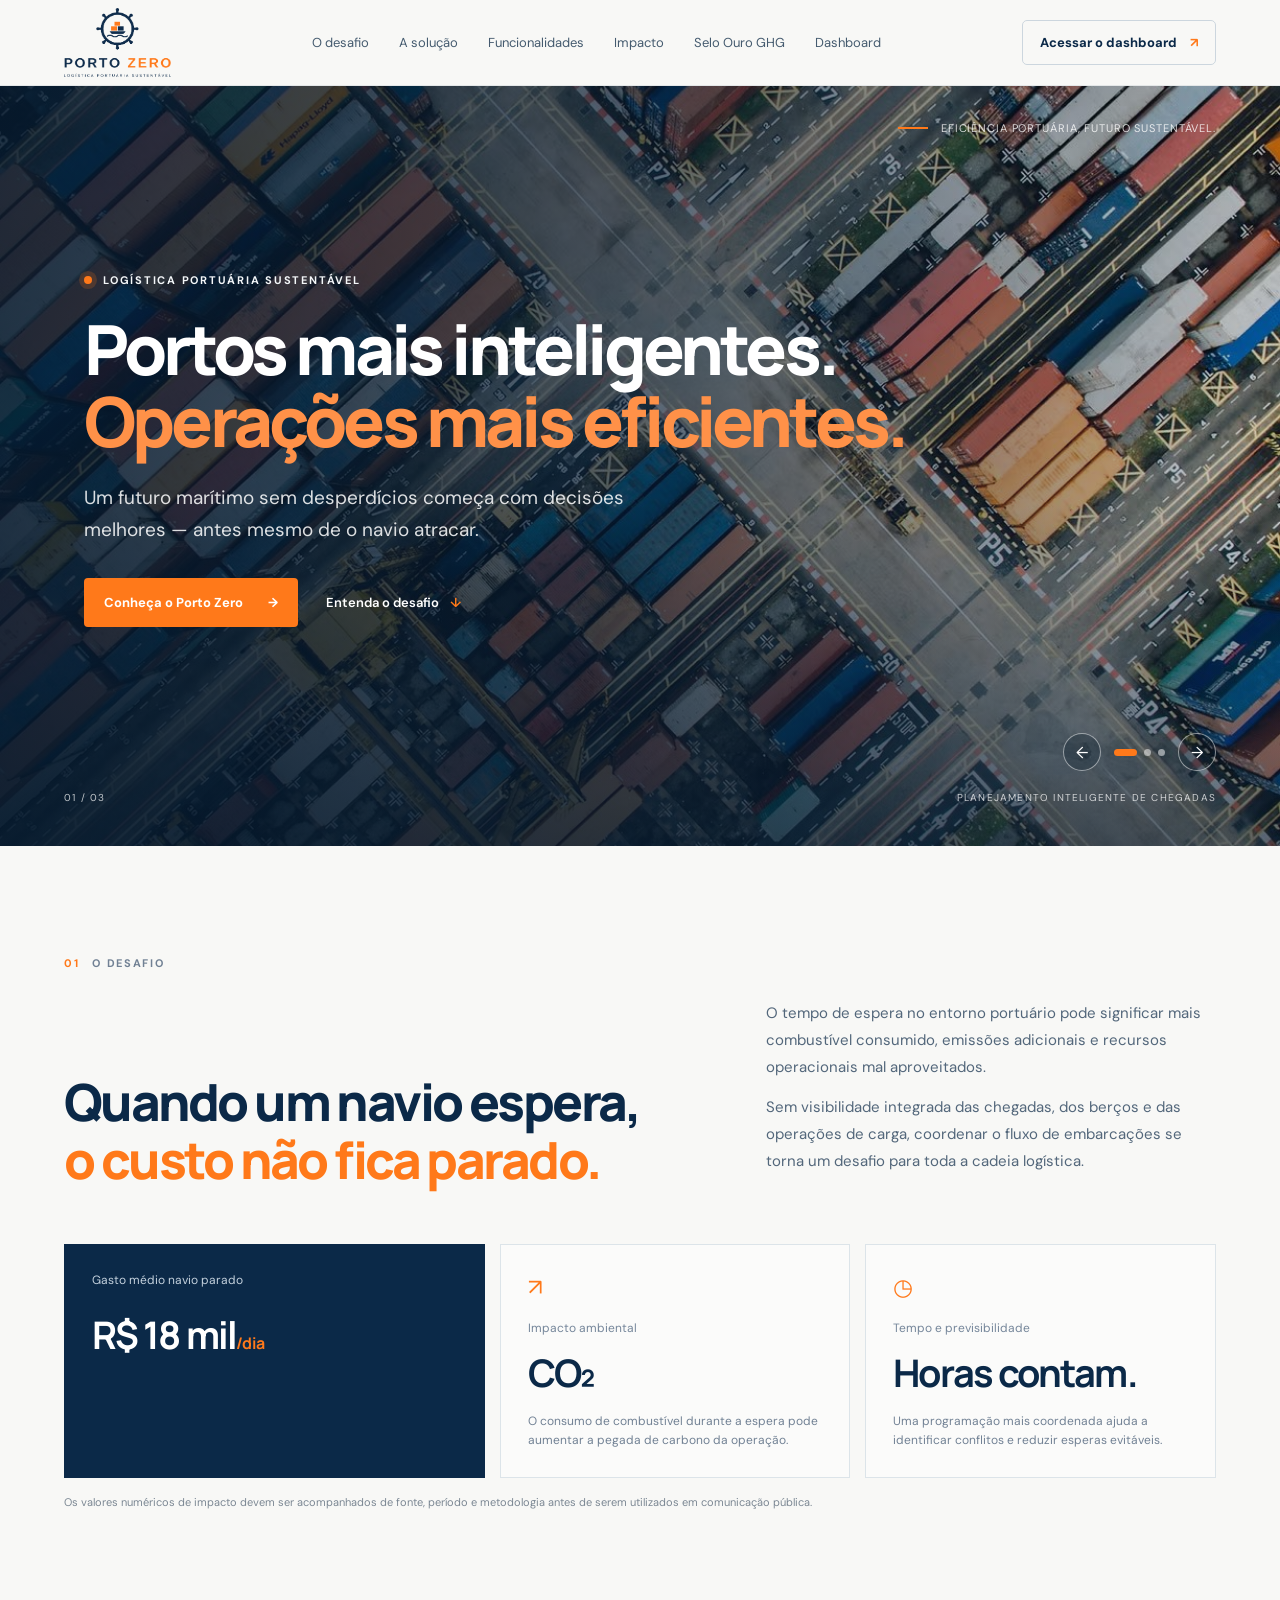
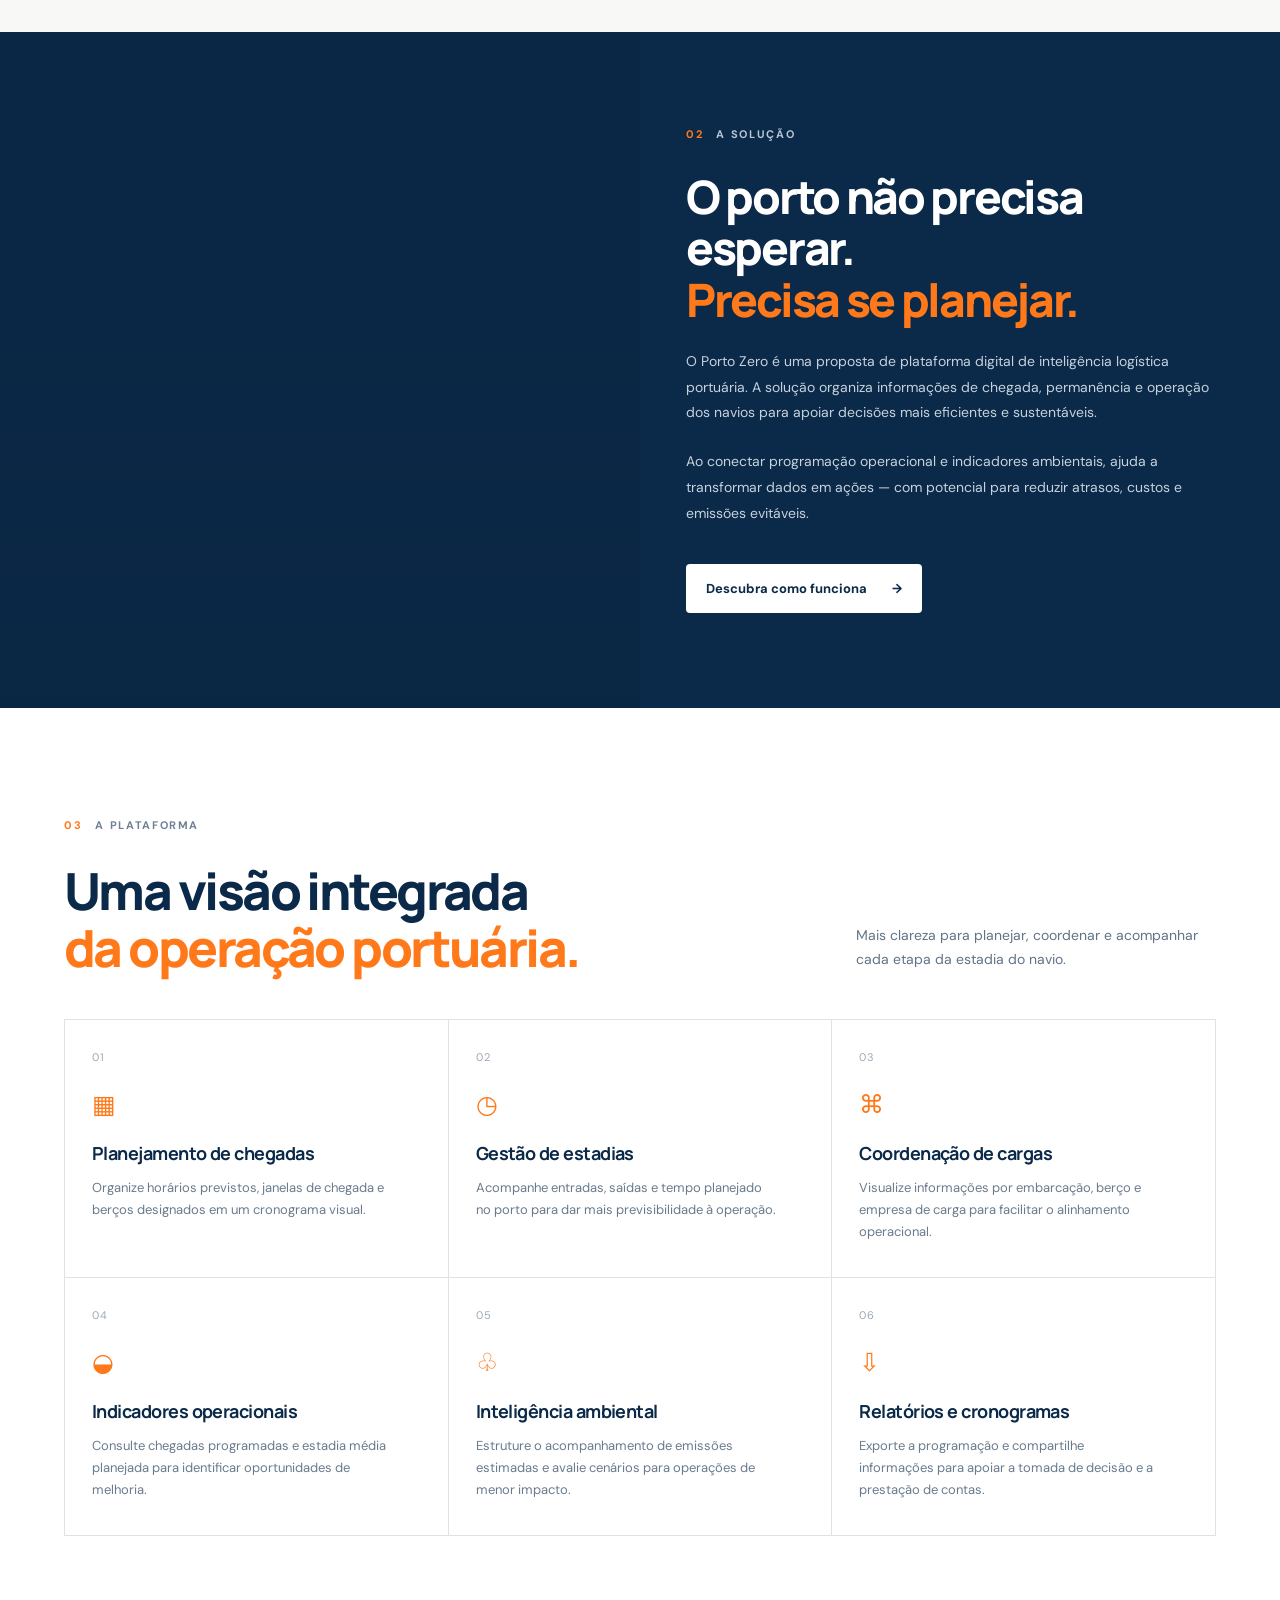
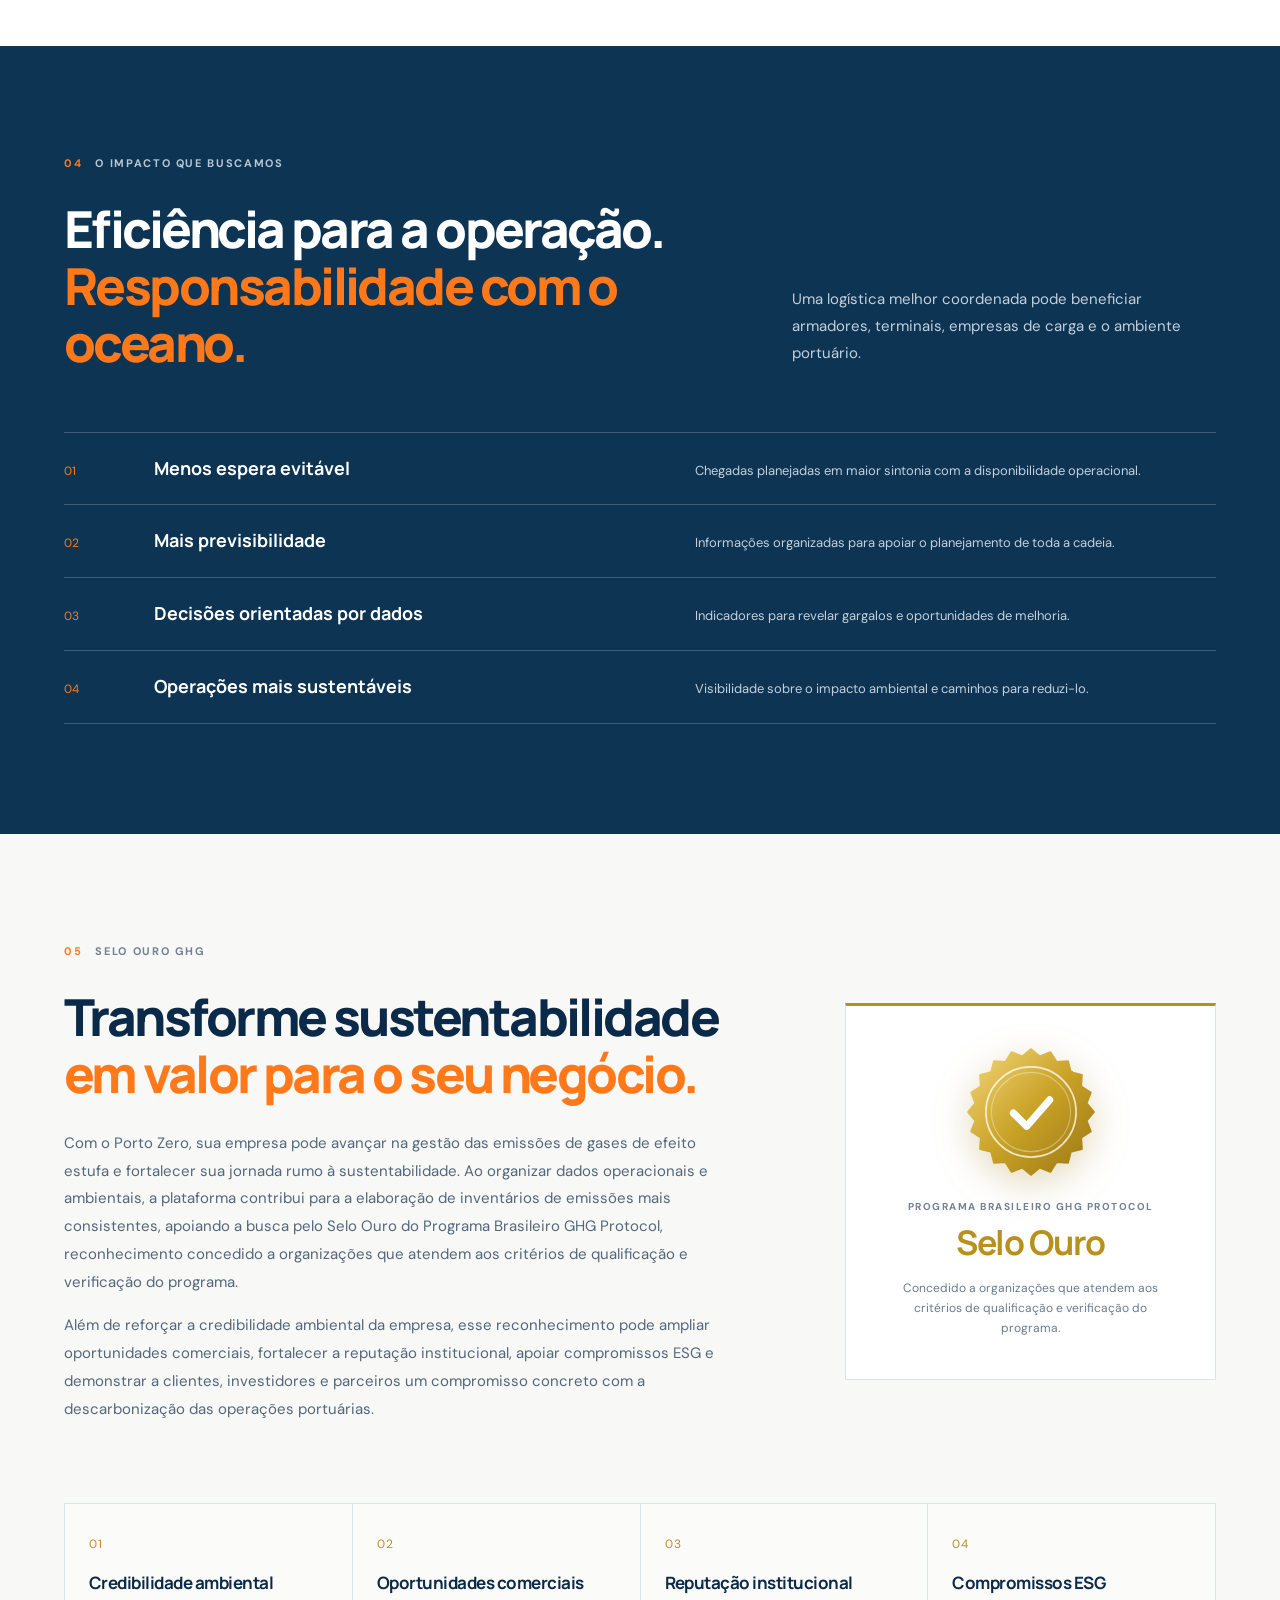
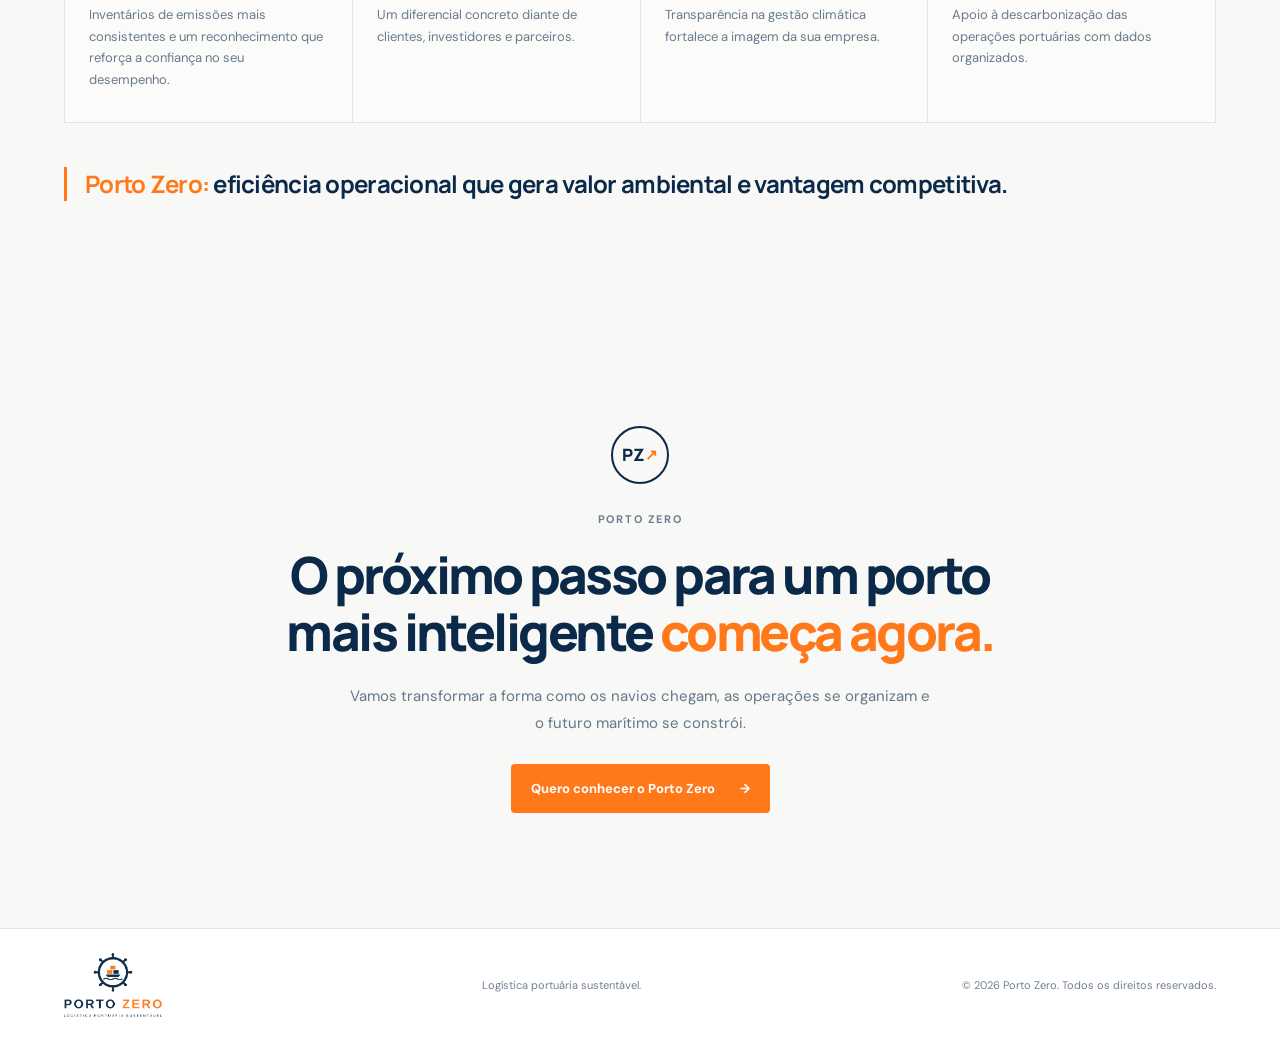
<file: index.html>
<!DOCTYPE html>
<html lang="pt-BR">
<head>
  <meta charset="UTF-8">
  <meta name="viewport" content="width=device-width, initial-scale=1.0">
  <meta name="description" content="Porto Zero — logística portuária sustentável. Portos mais inteligentes, operações mais eficientes e um futuro marítimo sem desperdícios.">
  <title>Porto Zero | Logística Portuária Sustentável</title>
  <link rel="icon" type="image/x-icon" href="assets/favicon.ico">
  <link rel="icon" type="image/png" sizes="256x256" href="assets/favicon.png">
  <link rel="apple-touch-icon" href="assets/apple-touch-icon.png">
  <link rel="preconnect" href="https://images.unsplash.com">
  <link rel="stylesheet" href="css/landing.css">
  <script src="js/landing.js" defer></script>
</head>
<body>
  <header class="site-header">
    <a class="brand" href="#inicio" aria-label="Porto Zero — início">
      <img src="assets/logo-porto-zero.png" alt="Logo Porto Zero — Logística Portuária Sustentável">
    </a>
    <button class="menu-toggle" aria-label="Abrir menu" aria-expanded="false">
      <span></span><span></span><span></span>
    </button>
    <nav class="main-nav" aria-label="Navegação principal">
      <a href="#problema">O desafio</a>
      <a href="#solucao">A solução</a>
      <a href="#funcionalidades">Funcionalidades</a>
      <a href="#impacto">Impacto</a>
      <a href="#selo-ouro">Selo Ouro GHG</a>
      <a href="dashboard.html">Dashboard</a>
    </nav>
    <a class="header-cta" href="dashboard.html">Acessar o dashboard <span aria-hidden="true">↗</span></a>
  </header>

  <main>
    <section class="hero" id="inicio" aria-label="Apresentação Porto Zero">
      <div class="hero-slides">
        <article class="hero-slide active" style="background-image: url('images/banner-1-terminal-conteineres.jpg')">
          <div class="hero-shade"></div>
          <div class="hero-content">
            <p class="eyebrow"><span class="eyebrow-dot"></span> Logística portuária sustentável</p>
            <h1>Portos mais inteligentes.<br><span>Operações mais eficientes.</span></h1>
            <p class="hero-copy">Um futuro marítimo sem desperdícios começa com decisões melhores — antes mesmo de o navio atracar.</p>
            <div class="hero-actions">
              <a class="button button-orange" href="#solucao">Conheça o Porto Zero <span>→</span></a>
              <a class="text-link" href="#problema">Entenda o desafio <span>↓</span></a>
            </div>
          </div>
          <div class="slide-caption"><span>01 / 03</span><span>Planejamento inteligente de chegadas</span></div>
        </article>
        <article class="hero-slide" style="background-image: url('images/banner-2-porto-por-do-sol.jpg')">
          <div class="hero-shade"></div>
          <div class="hero-content">
            <p class="eyebrow"><span class="eyebrow-dot"></span> Menos espera, menos emissões</p>
            <h2>O tempo parado<br><span>também deixa marcas.</span></h2>
            <p class="hero-copy">A espera de embarcações pode aumentar custos operacionais e emissões. Sincronizar é o primeiro passo para mudar esse cenário.</p>
            <div class="hero-actions">
              <a class="button button-orange" href="#problema">Veja o impacto <span>→</span></a>
              <a class="text-link" href="#impacto">Nossa visão <span>↓</span></a>
            </div>
          </div>
          <div class="slide-caption"><span>02 / 03</span><span>Eficiência portuária, futuro sustentável</span></div>
        </article>
        <article class="hero-slide" style="background-image: url('images/banner-3-baia-de-todos-os-santos.jpg')">
          <div class="hero-shade"></div>
          <div class="hero-content">
            <p class="eyebrow"><span class="eyebrow-dot"></span> Dados que conectam operações</p>
            <h2>Eficiência portuária.<br><span>Futuro sustentável.</span></h2>
            <p class="hero-copy">O Porto Zero veio para transformar a operação logística portuária com planejamento, coordenação e inteligência ambiental.</p>
            <div class="hero-actions">
              <a class="button button-orange" href="#funcionalidades">Explore a plataforma <span>→</span></a>
              <a class="text-link" href="#contato">Vamos conversar <span>↓</span></a>
            </div>
          </div>
          <div class="slide-caption"><span>03 / 03</span><span>Uma nova perspectiva para os portos</span></div>
        </article>
      </div>
      <div class="slider-controls" aria-label="Controles do banner">
        <button class="slider-arrow prev" aria-label="Slide anterior">←</button>
        <div class="slider-dots">
          <button class="slider-dot active" aria-label="Ir para slide 1" aria-current="true"></button>
          <button class="slider-dot" aria-label="Ir para slide 2"></button>
          <button class="slider-dot" aria-label="Ir para slide 3"></button>
        </div>
        <button class="slider-arrow next" aria-label="Próximo slide">→</button>
      </div>
      <div class="hero-bottom-line"><span></span><p>Eficiência portuária, futuro sustentável.</p></div>
    </section>

    <section class="intro section-pad" id="problema">
      <div class="section-kicker"><span>01</span> O desafio</div>
      <div class="intro-grid">
        <h2>Quando um navio espera,<br><em>o custo não fica parado.</em></h2>
        <div class="intro-text">
          <p>O tempo de espera no entorno portuário pode significar mais combustível consumido, emissões adicionais e recursos operacionais mal aproveitados.</p>
          <p>Sem visibilidade integrada das chegadas, dos berços e das operações de carga, coordenar o fluxo de embarcações se torna um desafio para toda a cadeia logística.</p>
        </div>
      </div>
      <div class="stat-grid">
        <article class="stat-card stat-featured">
          <span class="stat-label">Gasto médio navio parado</span>
          <strong>R$ 18 mil<span>/dia</span></strong>
          <!-- <p>Valor ilustrativo apresentado no conceito do projeto para dimensionar o custo potencial da espera de um navio. Validar a fonte antes de publicar como dado factual.</p> -->
        </article>
        <article class="stat-card">
          <span class="stat-icon">↗</span>
          <span class="stat-label">Impacto ambiental</span>
          <strong>CO₂</strong>
          <p>O consumo de combustível durante a espera pode aumentar a pegada de carbono da operação.</p>
        </article>
        <article class="stat-card">
          <span class="stat-icon">◷</span>
          <span class="stat-label">Tempo e previsibilidade</span>
          <strong>Horas contam.</strong>
          <p>Uma programação mais coordenada ajuda a identificar conflitos e reduzir esperas evitáveis.</p>
        </article>
      </div>
      <p class="data-note">Os valores numéricos de impacto devem ser acompanhados de fonte, período e metodologia antes de serem utilizados em comunicação pública.</p>
    </section>

    <section class="solution section-pad" id="solucao">
      <div class="solution-image" role="img" aria-label="Navio de carga em operação marítima"></div>
      <div class="solution-copy">
        <div class="section-kicker light"><span>02</span> A solução</div>
        <h2>O porto não precisa esperar.<br><em>Precisa se planejar.</em></h2>
        <p>O Porto Zero é uma proposta de plataforma digital de inteligência logística portuária. A solução organiza informações de chegada, permanência e operação dos navios para apoiar decisões mais eficientes e sustentáveis.</p>
        <p>Ao conectar programação operacional e indicadores ambientais, ajuda a transformar dados em ações — com potencial para reduzir atrasos, custos e emissões evitáveis.</p>
        <a class="button button-light" href="#funcionalidades">Descubra como funciona <span>→</span></a>
      </div>
    </section>

    <section class="features section-pad" id="funcionalidades">
      <div class="section-kicker"><span>03</span> A plataforma</div>
      <div class="section-heading">
        <h2>Uma visão integrada<br><em>da operação portuária.</em></h2>
        <p>Mais clareza para planejar, coordenar e acompanhar cada etapa da estadia do navio.</p>
      </div>
      <div class="feature-grid">
        <article class="feature-card">
          <div class="feature-number">01</div><div class="feature-symbol">▦</div>
          <h3>Planejamento de chegadas</h3>
          <p>Organize horários previstos, janelas de chegada e berços designados em um cronograma visual.</p>
        </article>
        <article class="feature-card">
          <div class="feature-number">02</div><div class="feature-symbol">◷</div>
          <h3>Gestão de estadias</h3>
          <p>Acompanhe entradas, saídas e tempo planejado no porto para dar mais previsibilidade à operação.</p>
        </article>
        <article class="feature-card">
          <div class="feature-number">03</div><div class="feature-symbol">⌘</div>
          <h3>Coordenação de cargas</h3>
          <p>Visualize informações por embarcação, berço e empresa de carga para facilitar o alinhamento operacional.</p>
        </article>
        <article class="feature-card">
          <div class="feature-number">04</div><div class="feature-symbol">◒</div>
          <h3>Indicadores operacionais</h3>
          <p>Consulte chegadas programadas e estadia média planejada para identificar oportunidades de melhoria.</p>
        </article>
        <article class="feature-card">
          <div class="feature-number">05</div><div class="feature-symbol">♧</div>
          <h3>Inteligência ambiental</h3>
          <p>Estruture o acompanhamento de emissões estimadas e avalie cenários para operações de menor impacto.</p>
        </article>
        <article class="feature-card">
          <div class="feature-number">06</div><div class="feature-symbol">⇩</div>
          <h3>Relatórios e cronogramas</h3>
          <p>Exporte a programação e compartilhe informações para apoiar a tomada de decisão e a prestação de contas.</p>
        </article>
      </div>
    </section>

    <section class="impact section-pad" id="impacto">
      <div class="impact-top">
        <div>
          <div class="section-kicker light"><span>04</span> O impacto que buscamos</div>
          <h2>Eficiência para a operação.<br><em>Responsabilidade com o oceano.</em></h2>
        </div>
        <p>Uma logística melhor coordenada pode beneficiar armadores, terminais, empresas de carga e o ambiente portuário.</p>
      </div>
      <div class="impact-list">
        <div><span>01</span><strong>Menos espera evitável</strong><p>Chegadas planejadas em maior sintonia com a disponibilidade operacional.</p></div>
        <div><span>02</span><strong>Mais previsibilidade</strong><p>Informações organizadas para apoiar o planejamento de toda a cadeia.</p></div>
        <div><span>03</span><strong>Decisões orientadas por dados</strong><p>Indicadores para revelar gargalos e oportunidades de melhoria.</p></div>
        <div><span>04</span><strong>Operações mais sustentáveis</strong><p>Visibilidade sobre o impacto ambiental e caminhos para reduzi-lo.</p></div>
      </div>
    </section>

    <section class="seal section-pad" id="selo-ouro" aria-labelledby="selo-titulo">
      <div class="seal-grid">
        <div class="seal-copy">
          <div class="section-kicker"><span>05</span> Selo Ouro GHG</div>
          <h2 id="selo-titulo">Transforme sustentabilidade <em>em valor para o seu negócio.</em></h2>
          <p>Com o Porto Zero, sua empresa pode avançar na gestão das emissões de gases de efeito estufa e fortalecer sua jornada rumo à sustentabilidade. Ao organizar dados operacionais e ambientais, a plataforma contribui para a elaboração de inventários de emissões mais consistentes, apoiando a busca pelo Selo Ouro do Programa Brasileiro GHG Protocol, reconhecimento concedido a organizações que atendem aos critérios de qualificação e verificação do programa.</p>
          <p>Além de reforçar a credibilidade ambiental da empresa, esse reconhecimento pode ampliar oportunidades comerciais, fortalecer a reputação institucional, apoiar compromissos ESG e demonstrar a clientes, investidores e parceiros um compromisso concreto com a descarbonização das operações portuárias.</p>
        </div>
        <aside class="seal-panel" aria-label="Selo Ouro do Programa Brasileiro GHG Protocol">
          <div class="seal-badge" role="img" aria-label="Selo Ouro">
            <svg viewBox="0 0 120 120" aria-hidden="true">
              <defs>
                <linearGradient id="goldGrad" x1="0" y1="0" x2="1" y2="1">
                  <stop offset="0" stop-color="#f3d77a"/>
                  <stop offset=".5" stop-color="#c9a227"/>
                  <stop offset="1" stop-color="#9a7712"/>
                </linearGradient>
              </defs>
<<<<<<< HEAD
              <path d="M60 4l9.2 7.6 11.8-2.2 5.4 10.7 11.7 2.7.9 12 10.2 6.4-3.4 11.6 6.2 10.3-8.1 8.9 1.2 12-11.3 4.2-4.9 11-12-1.1L60 116l-8.2-6.9-12 1.1-4.9-11-11.3-4.2 1.2-12L16.7 70.1l6.2-10.3-3.4-11.6 10.2-6.4.9-12 11.7-2.7 5.4-10.7 11.8 2.2z" fill="url(#goldGrad)"/>
              <circle cx="60" cy="60" r="38" fill="none" stroke="#fff" stroke-opacity=".7" stroke-width="1.5"/>
              <path d="M44 61.5l11 11 21-23" fill="none" stroke="#fff" stroke-width="6" stroke-linecap="round" stroke-linejoin="round"/>
=======
              <polygon points="60.00,3.00 67.98,9.63 77.61,5.79 83.15,14.56 93.50,13.89 96.06,23.94 106.11,26.50 105.44,36.85 114.21,42.39 110.37,52.02 117.00,60.00 110.37,67.98 114.21,77.61 105.44,83.15 106.11,93.50 96.06,96.06 93.50,106.11 83.15,105.44 77.61,114.21 67.98,110.37 60.00,117.00 52.02,110.37 42.39,114.21 36.85,105.44 26.50,106.11 23.94,96.06 13.89,93.50 14.56,83.15 5.79,77.61 9.63,67.98 3.00,60.00 9.63,52.02 5.79,42.39 14.56,36.85 13.89,26.50 23.94,23.94 26.50,13.89 36.85,14.56 42.39,5.79 52.02,9.63" fill="url(#goldGrad)" stroke="url(#goldGrad)" stroke-width="2" stroke-linejoin="round"/>
              <circle cx="60" cy="60" r="41" fill="none" stroke="#fff" stroke-opacity=".75" stroke-width="1.5"/>
              <circle cx="60" cy="60" r="36" fill="none" stroke="#fff" stroke-opacity=".35" stroke-width="1"/>
              <path d="M44 61l12 12 21-24" fill="none" stroke="#fff" stroke-width="6.5" stroke-linecap="round" stroke-linejoin="round"/>
>>>>>>> 1911ad9 (selo dourado)
            </svg>
          </div>
          <p class="seal-label">Programa Brasileiro GHG Protocol</p>
          <strong class="seal-title">Selo Ouro</strong>
          <p class="seal-note">Concedido a organizações que atendem aos critérios de qualificação e verificação do programa.</p>
        </aside>
      </div>
      <div class="seal-benefits">
        <article><span>01</span><strong>Credibilidade ambiental</strong><p>Inventários de emissões mais consistentes e um reconhecimento que reforça a confiança no seu desempenho.</p></article>
        <article><span>02</span><strong>Oportunidades comerciais</strong><p>Um diferencial concreto diante de clientes, investidores e parceiros.</p></article>
        <article><span>03</span><strong>Reputação institucional</strong><p>Transparência na gestão climática fortalece a imagem da sua empresa.</p></article>
        <article><span>04</span><strong>Compromissos ESG</strong><p>Apoio à descarbonização das operações portuárias com dados organizados.</p></article>
      </div>
      <p class="seal-tagline"><em>Porto Zero:</em> eficiência operacional que gera valor ambiental e vantagem competitiva.</p>
    </section>

    <section class="closing section-pad" id="contato">
      <div class="closing-mark">PZ<span>↗</span></div>
      <p class="eyebrow dark-eyebrow">PORTO ZERO</p>
      <h2>O próximo passo para um porto mais inteligente <em>começa agora.</em></h2>
      <p>Vamos transformar a forma como os navios chegam, as operações se organizam e o futuro marítimo se constrói.</p>
      <a class="button button-orange" href="mailto:contato@portozero.com.br?subject=Quero%20conhecer%20o%20Porto%20Zero">Quero conhecer o Porto Zero <span>→</span></a>
      <!-- <small>Endereço de contato ilustrativo — substitua pelo e-mail oficial do projeto antes de publicar.</small> -->
    </section>
  </main>

  <footer class="site-footer">
    <a class="footer-brand" href="#inicio"><img src="assets/logo-porto-zero.png" alt="Porto Zero"></a>
    <p>Logística portuária sustentável.</p>
    <span>© <span id="year"></span> Porto Zero. Todos os direitos reservados.</span>
  </footer>
</body>
</html>
</file>
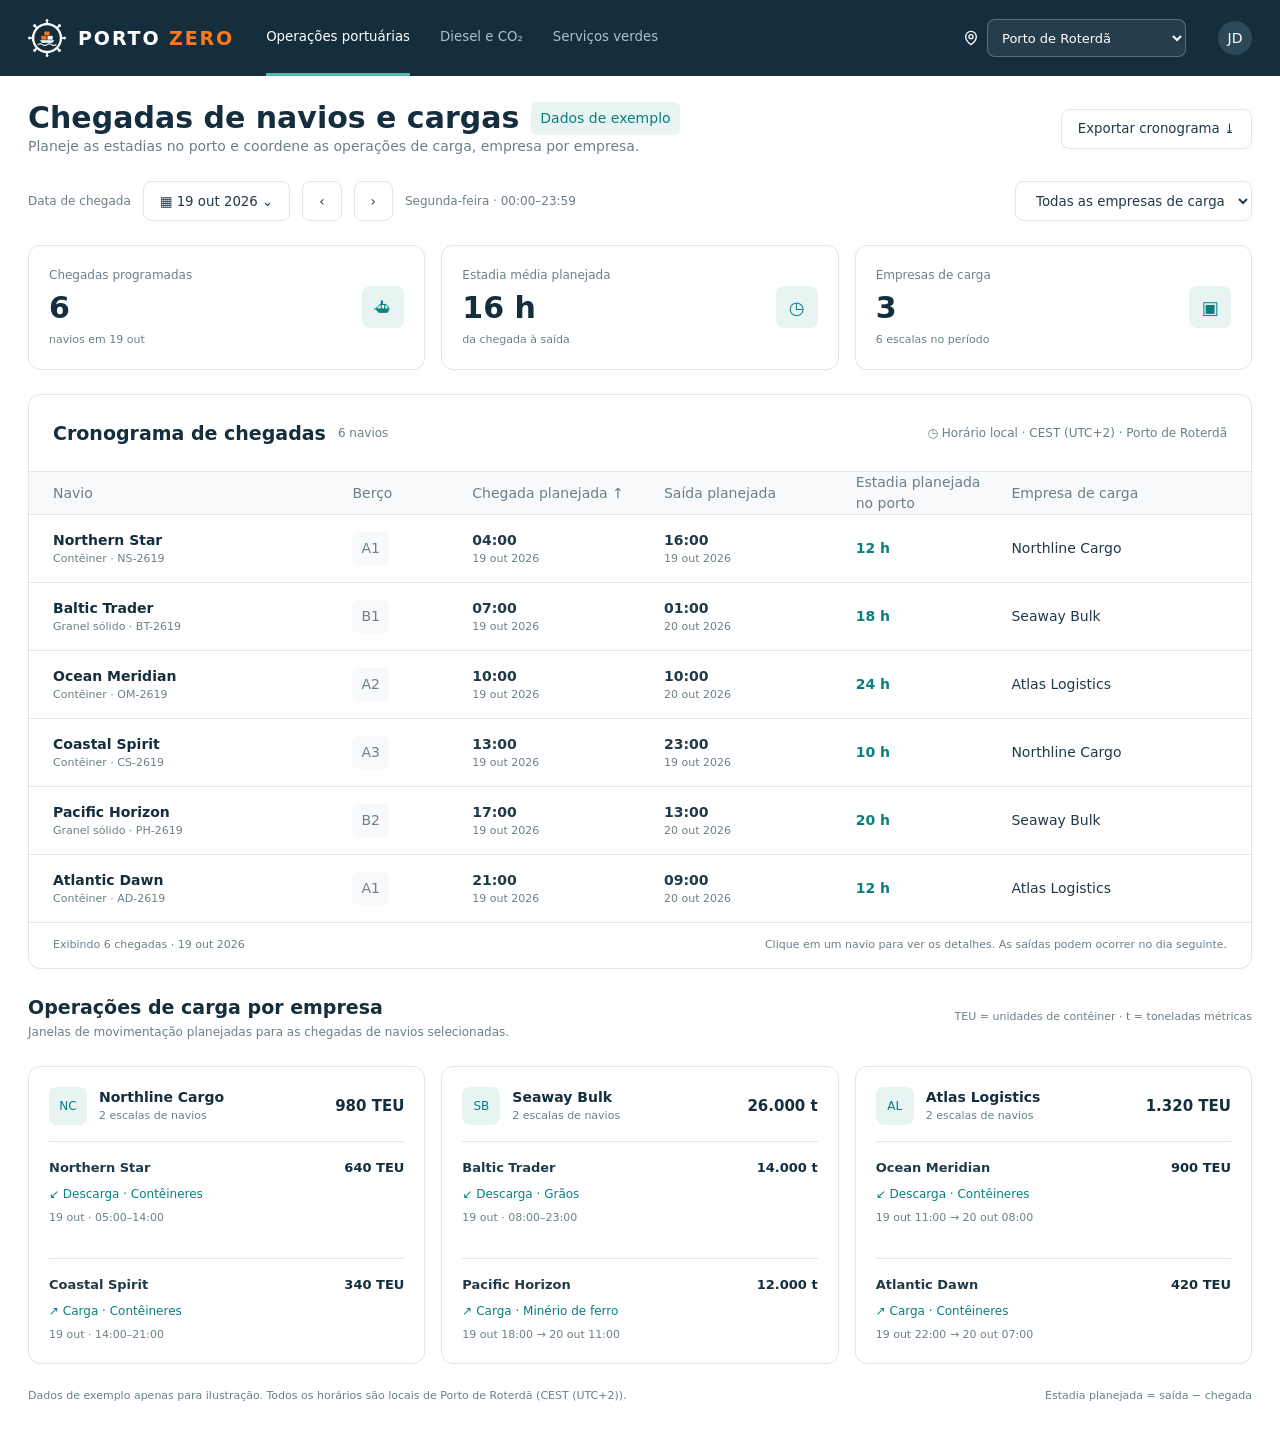
<file: dashboard.html>
<!DOCTYPE html>
<html lang="pt-BR">
<head>
<meta charset="utf-8">
<meta name="viewport" content="width=device-width, initial-scale=1, viewport-fit=cover">
<title>Dashboard | Porto Zero</title>
<link rel="icon" type="image/x-icon" href="assets/favicon.ico">
<link rel="icon" type="image/png" sizes="256x256" href="assets/favicon.png">
<link rel="apple-touch-icon" href="assets/apple-touch-icon.png">
<link rel="stylesheet" href="css/style.css">
</head>
<body>
<div id="app"></div>
<div id="toast"></div>
<script src="js/app.js"></script>
</body>
</html>
</file>
<file: css/landing.css>
@import url('https://fonts.googleapis.com/css2?family=DM+Sans:wght@400;500;600;700&family=Manrope:wght@400;500;600;700;800&display=swap');

:root {
  --navy: #0b2948;
  --navy-2: #123a5a;
  --orange: #ff791a;
  --paper: #f8f8f6;
  --white: #ffffff;
  --muted: #637487;
  --line: #dce4e9;
  --max: 1240px;
}
* { box-sizing: border-box; }
html { scroll-behavior: smooth; scroll-padding-top: 88px; }
body { margin: 0; font-family: 'DM Sans', sans-serif; color: var(--navy); background: var(--paper); }
a { color: inherit; text-decoration: none; }
button { font: inherit; }
.site-header { height: 86px; display: flex; align-items: center; justify-content: space-between; gap: 28px; padding: 0 max(5vw, calc((100vw - var(--max))/2)); background: rgba(248,248,246,.96); position: sticky; top: 0; z-index: 20; border-bottom: 1px solid rgba(11,41,72,.08); backdrop-filter: blur(12px); }
.brand img { display: block; width: auto; height: 70px; object-fit: contain; }
.main-nav { display: flex; align-items: center; gap: 30px; font-size: 13px; color: #455b6f; }
.main-nav a { transition: color .2s; }
.main-nav a:hover { color: var(--orange); }
.header-cta { font-size: 13px; font-weight: 700; border: 1px solid #ccd6de; padding: 13px 17px; border-radius: 5px; white-space: nowrap; }
.header-cta span { color: var(--orange); margin-left: 10px; }
.menu-toggle { display: none; background: none; border: 0; padding: 8px; }
.menu-toggle span { display: block; width: 24px; height: 2px; margin: 5px; background: var(--navy); }
.hero { position: relative; height: min(760px, calc(100vh - 86px)); min-height: 600px; overflow: hidden; background: var(--navy); color: white; }
.hero-slides, .hero-slide { position: absolute; inset: 0; }
.hero-slide { background-image: var(--hero-image); background-position: center; background-size: cover; opacity: 0; visibility: hidden; transition: opacity .8s ease, visibility .8s; display: flex; align-items: center; }
.hero-slide.active { opacity: 1; visibility: visible; }
.hero-shade { position: absolute; inset: 0; background: linear-gradient(90deg, rgba(5,25,45,.88) 0%, rgba(5,25,45,.68) 48%, rgba(5,25,45,.18) 100%), linear-gradient(0deg, rgba(5,25,45,.55), transparent 45%); }
.hero-content { position: relative; z-index: 1; width: min(var(--max), 90%); margin: 0 auto; padding: 0 20px 32px; }
.eyebrow { display: flex; align-items: center; gap: 11px; text-transform: uppercase; letter-spacing: .16em; font-size: 11px; font-weight: 700; color: #f4f7f9; margin: 0 0 26px; }
.eyebrow-dot { width: 8px; height: 8px; background: var(--orange); border-radius: 50%; box-shadow: 0 0 0 5px rgba(255,121,26,.18); }
.hero h1, .hero h2 { font-family: Manrope, sans-serif; font-weight: 800; font-size: clamp(42px, 5.4vw, 76px); letter-spacing: -.055em; line-height: 1.04; max-width: 850px; margin: 0; }
.hero h1 span, .hero h2 span { color: #ff9148; }
.hero-copy { max-width: 600px; color: rgba(255,255,255,.85); font-size: clamp(16px, 1.5vw, 19px); line-height: 1.7; margin: 25px 0 32px; }
.hero-actions { display: flex; align-items: center; gap: 28px; flex-wrap: wrap; }
.button { display: inline-flex; align-items: center; justify-content: center; gap: 25px; padding: 16px 20px; font-size: 13px; font-weight: 700; border-radius: 4px; transition: transform .2s, background .2s; }
.button:hover { transform: translateY(-2px); }
.button-orange { color: white; background: var(--orange); }
.button-orange:hover { background: #ed6810; }
.button-light { background: white; color: var(--navy); margin-top: 14px; }
.text-link { color: white; font-size: 13px; font-weight: 600; }
.text-link span { color: var(--orange); padding-left: 8px; }
.slide-caption { position: absolute; bottom: 42px; left: max(5vw, calc((100vw - var(--max))/2)); right: max(5vw, calc((100vw - var(--max))/2)); display: flex; justify-content: space-between; color: rgba(255,255,255,.75); text-transform: uppercase; font-size: 10px; letter-spacing: .12em; z-index: 2; }
.slider-controls { position: absolute; z-index: 3; right: max(5vw, calc((100vw - var(--max))/2)); bottom: 75px; display: flex; align-items: center; gap: 13px; }
.slider-arrow { width: 38px; height: 38px; border: 1px solid rgba(255,255,255,.5); border-radius: 50%; color: white; background: rgba(4,24,43,.25); cursor: pointer; }
.slider-arrow:hover { background: var(--orange); border-color: var(--orange); }
.slider-dots { display: flex; gap: 7px; }
.slider-dot { width: 7px; height: 7px; border-radius: 50%; padding: 0; border: 0; background: rgba(255,255,255,.5); cursor: pointer; }
.slider-dot.active { width: 23px; border-radius: 6px; background: var(--orange); }
.hero-bottom-line { display: flex; align-items: center; gap: 13px; position: absolute; right: 5vw; top: 35px; z-index: 2; color: rgba(255,255,255,.8); font-size: 11px; letter-spacing: .08em; text-transform: uppercase; }
.hero-bottom-line span { width: 30px; height: 2px; background: var(--orange); }
.hero-bottom-line p { margin: 0; }
.section-pad { padding: 110px max(5vw, calc((100vw - var(--max))/2)); }
.section-kicker { display: flex; align-items: center; gap: 13px; font-size: 11px; text-transform: uppercase; letter-spacing: .15em; font-weight: 700; color: #718194; margin-bottom: 30px; }
.section-kicker span { color: var(--orange); }
.intro-grid { display: grid; grid-template-columns: 1.15fr .85fr; gap: 8%; align-items: end; }
.intro h2, .section-heading h2, .impact h2, .closing h2, .solution h2 { font-family: Manrope, sans-serif; font-size: clamp(34px, 4vw, 53px); line-height: 1.12; letter-spacing: -.05em; margin: 0; font-weight: 800; }
em { font-style: normal; color: var(--orange); }
.intro-text { color: #53677b; font-size: 15px; line-height: 1.8; }
.intro-text p { margin: 0 0 13px; }
.stat-grid { display: grid; grid-template-columns: 1.2fr 1fr 1fr; gap: 15px; margin-top: 56px; }
.stat-card { border: 1px solid var(--line); padding: 27px; min-height: 215px; background: rgba(255,255,255,.5); position: relative; }
.stat-featured { background: var(--navy); color: white; border-color: var(--navy); }
.stat-label { display: block; color: #75869a; font-size: 12px; margin-bottom: 20px; }
.stat-featured .stat-label { color: #c4d1dd; }
.stat-card strong { display: block; font-family: Manrope, sans-serif; font-size: clamp(28px, 3vw, 38px); letter-spacing: -.05em; }
.stat-card strong span { font-size: 16px; letter-spacing: 0; color: var(--orange); }
.stat-card p { color: #718194; font-size: 12px; line-height: 1.6; margin: 14px 0 0; }
.stat-featured p { color: #c4d1dd; }
.stat-icon { display: inline-flex; align-items: center; justify-content: center; color: var(--orange); font-size: 23px; margin-bottom: 18px; }
.stat-icon + .stat-label { margin-bottom: 10px; }
.data-note { color: #7b8793; font-size: 11px; line-height: 1.5; margin-top: 16px; }
.solution { display: grid; grid-template-columns: 1fr 1fr; padding-top: 0; padding-bottom: 0; background: var(--navy); color: white; }
.solution-image { min-height: 620px; margin-left: calc(-1 * max(5vw, (100vw - var(--max))/2)); background-image: linear-gradient(0deg, rgba(5,25,45,.16), rgba(5,25,45,.05)), url('https://images.unsplash.com/photo-1494412519320-aa613dfb7738?auto=format&fit=crop&w=1400&q=85'); background-size: cover; background-position: center; }
.solution-copy { padding: 95px 0 95px 8%; align-self: center; }
.section-kicker.light { color: #b7c6d4; }
.solution h2 { font-size: clamp(34px, 3.6vw, 48px); }
.solution-copy > p { color: #c6d2dd; font-size: 14px; line-height: 1.85; margin: 23px 0; max-width: 550px; }
.features { background: #fff; }
.section-heading { display: flex; justify-content: space-between; align-items: end; gap: 40px; margin-bottom: 42px; }
.section-heading h2 { flex: 1; }
.section-heading > p { color: #617487; line-height: 1.7; max-width: 360px; font-size: 14px; margin: 0 0 5px; }
.feature-grid { display: grid; grid-template-columns: repeat(3, 1fr); border-top: 1px solid var(--line); border-left: 1px solid var(--line); }
.feature-card { position: relative; padding: 30px 27px 34px; min-height: 250px; border-right: 1px solid var(--line); border-bottom: 1px solid var(--line); }
.feature-number { color: #9ba9b6; font-size: 11px; letter-spacing: .1em; }
.feature-symbol { margin: 24px 0 20px; color: var(--orange); font-size: 25px; }
.feature-card h3 { font-family: Manrope, sans-serif; font-size: 18px; margin: 0 0 12px; letter-spacing: -.03em; }
.feature-card p { color: #697b8c; font-size: 13px; line-height: 1.7; margin: 0; max-width: 300px; }
.impact { background: #0e3453; color: white; }
.impact-top { display: grid; grid-template-columns: 1.2fr .8fr; gap: 8%; align-items: end; }
.impact h2 { font-size: clamp(34px, 4vw, 51px); }
.impact-top > p { color: #c3d0db; font-size: 15px; line-height: 1.8; margin: 0 0 5px; }
.impact-list { margin-top: 60px; border-top: 1px solid rgba(255,255,255,.2); }
.impact-list > div { display: grid; grid-template-columns: 70px 1fr 1fr; gap: 20px; padding: 23px 0; border-bottom: 1px solid rgba(255,255,255,.2); align-items: baseline; }
.impact-list span { color: var(--orange); font-size: 12px; }
.impact-list strong { font-family: Manrope, sans-serif; font-size: 18px; }
.impact-list p { color: #c3d0db; font-size: 13px; line-height: 1.6; margin: 0; }
.seal { background: var(--paper); --gold: #b8901e; --gold-soft: #f6efd9; }
.seal-grid { display: grid; grid-template-columns: 1.3fr .7fr; gap: 8%; align-items: center; }
.seal h2 { font-family: Manrope, sans-serif; font-size: clamp(34px, 4vw, 51px); line-height: 1.12; letter-spacing: -.05em; margin: 0 0 28px; font-weight: 800; }
.seal-copy > p { color: #53677b; font-size: 15px; line-height: 1.85; margin: 0 0 16px; max-width: 680px; }
.seal-panel { text-align: center; padding: 40px 30px; background: #fff; border: 1px solid var(--line); border-top: 3px solid var(--gold); }
.seal-badge { width: 132px; height: 132px; margin: 0 auto 22px; filter: drop-shadow(0 10px 18px rgba(154,119,18,.28)); }
.seal-badge svg { width: 100%; height: 100%; display: block; }
.seal-label { margin: 0 0 6px; font-size: 10px; letter-spacing: .15em; text-transform: uppercase; font-weight: 700; color: #718194; }
.seal-title { display: block; font-family: Manrope, sans-serif; font-size: 34px; letter-spacing: -.04em; color: var(--gold); }
.seal-note { margin: 14px auto 0; max-width: 260px; color: #697b8c; font-size: 12px; line-height: 1.65; }
.seal-benefits { display: grid; grid-template-columns: repeat(4, 1fr); margin-top: 64px; border-top: 1px solid var(--line); border-left: 1px solid var(--line); }
.seal-benefits article { padding: 28px 24px 32px; border-right: 1px solid var(--line); border-bottom: 1px solid var(--line); background: rgba(255,255,255,.5); }
.seal-benefits span { color: var(--gold); font-size: 12px; letter-spacing: .1em; }
.seal-benefits strong { display: block; font-family: Manrope, sans-serif; font-size: 17px; letter-spacing: -.03em; margin: 18px 0 10px; }
.seal-benefits p { margin: 0; color: #697b8c; font-size: 13px; line-height: 1.65; }
.seal-tagline { margin: 44px 0 0; padding-left: 18px; border-left: 3px solid var(--orange); font-family: Manrope, sans-serif; font-size: clamp(18px, 2vw, 24px); font-weight: 700; letter-spacing: -.03em; line-height: 1.4; }
.closing { text-align: center; display: flex; flex-direction: column; align-items: center; padding-top: 115px; padding-bottom: 115px; }
.closing-mark { width: 58px; height: 58px; display: flex; align-items: center; justify-content: center; border: 2px solid var(--navy); border-radius: 50%; font-family: Manrope, sans-serif; font-size: 17px; font-weight: 800; margin-bottom: 28px; }
.closing-mark span { color: var(--orange); font-size: 15px; }
.dark-eyebrow { color: #6b7c8d; margin-bottom: 20px; }
.closing h2 { max-width: 800px; }
.closing > p:not(.eyebrow) { max-width: 590px; color: #657789; font-size: 15px; line-height: 1.8; margin: 22px 0 27px; }
.closing small { color: #8a969f; font-size: 10px; margin-top: 18px; }
.site-footer { min-height: 100px; padding: 24px max(5vw, calc((100vw - var(--max))/2)); display: flex; align-items: center; justify-content: space-between; gap: 25px; background: #fff; border-top: 1px solid var(--line); }
.footer-brand img { width: auto; height: 64px; display: block; }
.site-footer p, .site-footer > span { color: #718194; font-size: 11px; margin: 0; }

@media (max-width: 900px) {
  .site-header { padding: 0 5vw; gap: 14px; }
  .brand img { height: 60px; }
  .menu-toggle { display: block; margin-left: auto; cursor: pointer; }
  .main-nav { display: none; position: absolute; top: 85px; left: 0; right: 0; padding: 22px 5vw; background: var(--paper); flex-direction: column; align-items: flex-start; gap: 20px; border-bottom: 1px solid var(--line); }
  .main-nav.open { display: flex; }
  .header-cta { display: none; }
  .hero { min-height: 640px; height: calc(90vh - 70px); }
  .hero-content { width: 100%; padding: 0 7vw 40px; }
  .hero-bottom-line { display: none; }
  .slide-caption { left: 7vw; right: 7vw; bottom: 30px; }
  .slider-controls { right: 7vw; bottom: 62px; }
  .section-pad { padding: 80px 7vw; }
  .intro-grid, .impact-top { grid-template-columns: 1fr; gap: 25px; }
  .stat-grid { grid-template-columns: 1fr 1fr; }
  .stat-featured { grid-column: 1 / -1; }
  .solution { padding: 0; grid-template-columns: 1fr; }
  .solution-image { min-height: 350px; margin: 0; }
  .solution-copy { padding: 70px 7vw 80px; }
  .section-heading { align-items: flex-start; flex-direction: column; gap: 20px; }
  .feature-grid { grid-template-columns: repeat(2, 1fr); }
  .impact-list > div { grid-template-columns: 40px 1fr; gap: 12px; }
  .impact-list p { grid-column: 2; }
  .seal-grid { grid-template-columns: 1fr; gap: 40px; }
  .seal-benefits { grid-template-columns: repeat(2, 1fr); }
}
@media (max-width: 560px) {
  .site-header { height: 72px; }
  .brand img { height: 52px; }
  .main-nav { top: 71px; }
  .hero { min-height: 640px; height: calc(100svh - 72px); }
  .hero h1, .hero h2 { font-size: clamp(39px, 11vw, 54px); }
  .hero-copy { font-size: 15px; }
  .hero-content { padding-bottom: 55px; }
  .hero-actions { align-items: flex-start; flex-direction: column; gap: 20px; }
  .slide-caption { font-size: 8px; bottom: 23px; }
  .slider-controls { bottom: 55px; }
  .section-pad { padding: 66px 6vw; }
  .intro h2, .section-heading h2, .impact h2, .closing h2 { font-size: 34px; }
  .stat-grid, .feature-grid, .seal-benefits { grid-template-columns: 1fr; }
  .seal h2 { font-size: 34px; }
  .stat-featured { grid-column: auto; }
  .stat-card { min-height: 185px; }
  .feature-card { min-height: 220px; }
  .solution-image { min-height: 280px; }
  .impact-list > div { padding: 20px 0; }
  .impact-list strong { font-size: 16px; }
  .site-footer { flex-direction: column; align-items: flex-start; padding: 28px 6vw; gap: 12px; }
}
@media (prefers-reduced-motion: reduce) {
  html { scroll-behavior: auto; }
  *, *::before, *::after { transition-duration: .01ms !important; animation-duration: .01ms !important; }
}
</file>
<file: css/style.css>
:root{--bg:#fff;--card:#fff;--nav:#142e3d;--teal:#087f80;--tb:#e8f4f2;--line:#dee7ea;--ink:#142e3d;--ink2:#203a49;--mut:#6c7f89;--soft:#f7f9fa;--amb:#fff5e5;--at:#95631c;--btn:#087f80;color-scheme:light;box-sizing:border-box;padding-top:env(safe-area-inset-top,0px);padding-bottom:env(safe-area-inset-bottom,0px)}
@media(prefers-color-scheme:dark){:root[data-theme=dark]{--bg:#0e1b23;--card:#16293a;--line:#284152;--ink:#e8f1f5;--ink2:#c5d6df;--mut:#8fa5b1;--soft:#1d3445;--tb:#12363a;--amb:#3a2d12;--at:#e3b45c;--teal:#3bb5b0;color-scheme:dark}}
:root[data-theme=dark]{--bg:#0e1b23;--card:#16293a;--line:#284152;--ink:#e8f1f5;--ink2:#c5d6df;--mut:#8fa5b1;--soft:#1d3445;--tb:#12363a;--amb:#3a2d12;--at:#e3b45c;--teal:#3bb5b0;color-scheme:dark}
*{box-sizing:border-box;margin:0}html,body{background:var(--bg)}
body{font:14px/1.5 Inter,system-ui,-apple-system,Segoe UI,Roboto,sans-serif;color:var(--ink2)}
nav{background:var(--nav);color:#fff;height:76px;display:flex;align-items:center;gap:48px;padding:0 40px;position:sticky;top:0;z-index:5}
.brand{display:flex;gap:10px;align-items:center;font-size:21px}.mark{width:34px;height:34px;border-radius:8px;background:#087f80;display:grid;place-items:center;font-size:18px}
.tabs{flex:1;display:flex;gap:30px;height:100%}.tab{background:none;border:0;border-bottom:3px solid transparent;color:#aabfcb;font:600 14px inherit;font-family:inherit;cursor:pointer;padding:0}
.tab.on{color:#fff;border-color:#52b9ae}.tab:hover{color:#fff}
.ctx{font-size:13px;white-space:nowrap}.av{width:34px;height:34px;border-radius:99px;background:#2c4859;display:grid;place-items:center;font:600 12px inherit}
main{max-width:1480px;margin:auto;padding:28px 40px 24px;display:flex;flex-direction:column;gap:24px}
h1{font-size:30px;font-weight:600;color:var(--ink);line-height:1.2}h2{font-size:19px;font-weight:600;color:var(--ink)}
.row{display:flex;align-items:center;gap:12px}.sp{justify-content:space-between}.mut{color:var(--mut)}.sm{font-size:12px}.xs{font-size:11px}.tl{color:var(--teal);font-weight:600}
.badge{display:inline-block;font:600 11px/1 inherit;padding:6px 9px;border-radius:6px;background:var(--tb);color:var(--teal);white-space:nowrap}.badge.a{background:var(--amb);color:var(--at)}.badge.g{background:var(--soft);color:var(--mut)}
.card{background:var(--card);border:1px solid var(--line);border-radius:12px;padding:24px;display:flex;flex-direction:column;gap:20px}.card.flush{padding:0;gap:0}
.btn{height:40px;padding:0 16px;border-radius:8px;border:1px solid var(--line);background:var(--card);color:var(--ink2);font:500 13px inherit;font-family:inherit;cursor:pointer;display:inline-flex;align-items:center;gap:9px;white-space:nowrap}
.btn:hover{border-color:var(--teal)}.btn.p{background:var(--btn);border-color:var(--btn);color:#fff;font-weight:600}.btn.p:hover{filter:brightness(1.1)}
.link{color:var(--teal);font-weight:600;cursor:pointer;background:none;border:0;font:inherit;font-weight:600;padding:0}.link:hover{text-decoration:underline}
.steps{background:var(--card);border:1px solid var(--line);border-radius:8px;padding:14px 20px;display:flex;gap:24px}
.st{flex:1;display:flex;align-items:center;gap:10px;font-size:13px;color:var(--mut)}.st i{width:26px;height:26px;border-radius:99px;background:var(--soft);display:grid;place-items:center;font:600 12px inherit;font-style:normal}
.st.on{color:var(--teal);font-weight:600}.st.on i{background:var(--btn);color:#fff}.st s{text-decoration:none;color:var(--line);font-size:16px}
.note{background:var(--tb);border-radius:8px;padding:16px;display:flex;gap:12px;color:var(--ink2);font-size:13px}.note b{display:block}
.g3{display:grid;grid-template-columns:repeat(3,1fr);gap:16px}.split{display:grid;grid-template-columns:minmax(0,872px) 1fr;gap:24px;align-items:start}.split.r{grid-template-columns:440px 1fr}.col{display:flex;flex-direction:column;gap:24px}
.metric{background:var(--card);border:1px solid var(--line);border-radius:12px;padding:20px;display:flex;align-items:center;gap:16px}.metric>div:first-child{flex:1;display:flex;flex-direction:column;gap:6px}
.metric strong{font-size:30px;font-weight:600;color:var(--ink);line-height:1.2}.sym{width:42px;height:42px;border-radius:8px;background:var(--tb);color:var(--teal);display:grid;place-items:center;font-size:18px}
.tw{overflow-x:auto}.tbl{min-width:900px}.tr{display:grid;gap:12px;padding:0 24px;align-items:center;min-height:68px;border-top:1px solid var(--line)}.tr.h{min-height:40px;background:var(--soft);font:600 11px inherit;color:var(--mut)}
.tr.o{grid-template-columns:1.6fr .6fr 1fr 1fr .8fr 1.2fr}.tr.v{grid-template-columns:1.6fr .9fr .9fr 1fr 1.4fr 1fr;min-height:70px}.tr.v.hl{background:var(--tb)}
.tr b{color:var(--ink);font-weight:600}.tr small{display:block;color:var(--mut);font-size:11px}.tf{display:flex;justify-content:space-between;padding:14px 24px;border-top:1px solid var(--line);font-size:11px;color:var(--mut)}
.pad{padding:24px}.ph{display:flex;justify-content:space-between;align-items:center;padding:24px}
.sel,.inp{height:44px;border:1px solid var(--line);border-radius:8px;background:var(--card);color:var(--ink2);padding:0 14px;font:14px inherit;font-family:inherit;width:100%}
.fld{display:flex;flex-direction:column;gap:8px}.fld label{font:500 12px inherit;color:var(--ink2)}.fld small{color:var(--mut);font-size:11px}.f2{display:grid;grid-template-columns:1fr 1fr;gap:16px}
.det{display:flex;gap:16px;font-size:13px}.det span{width:165px;flex:none;color:var(--mut)}.det b{font-weight:500;color:var(--ink2);flex:1}
.calc{background:var(--tb);border-radius:8px;padding:20px;display:flex;flex-direction:column;gap:12px}.calc big{font-size:30px;font-weight:600;color:var(--ink)}
.file{display:flex;gap:12px;align-items:center}.file div{flex:1}.file b{display:block;font-weight:500;font-size:13px}.up{border:1px dashed var(--line);border-radius:8px;padding:14px;color:var(--teal);font-size:13px;cursor:pointer}
.bar{height:14px;border-radius:4px;background:var(--soft);overflow:hidden}.bar i{display:block;height:100%;border-radius:4px}
.cc{background:var(--card);border:1px solid var(--line);border-radius:12px;padding:20px 20px 4px}.op{border-top:1px solid var(--line);padding:16px 0;display:flex;flex-direction:column;gap:7px;font-size:13px}.op .sm{color:var(--teal)}
.mono{width:44px;height:44px;border-radius:8px;background:var(--tb);color:var(--teal);display:grid;place-items:center;font:600 15px inherit;flex:none}.mono.s{width:38px;height:38px;font-size:12px}
.chk{display:flex;gap:12px;cursor:pointer}.cb{width:18px;height:18px;border-radius:4px;background:var(--btn);color:#fff;display:grid;place-items:center;font-size:12px;flex:none;margin-top:2px}.cb.off{background:var(--card);border:1px solid var(--line);color:transparent}
.stg{border-top:1px solid var(--line);padding:18px 0;display:flex;gap:16px}.stg>div:last-child{flex:1;display:flex;flex-direction:column;gap:8px}.stm{width:32px;height:32px;border-radius:99px;background:var(--soft);display:grid;place-items:center;flex:none}
.foot{display:flex;justify-content:space-between;font-size:11px;color:var(--mut);gap:16px;flex-wrap:wrap}
#toast{position:fixed;bottom:calc(24px + env(safe-area-inset-bottom,0px));left:50%;transform:translateX(-50%);background:var(--nav);color:#fff;padding:12px 18px;border-radius:8px;font-size:13px;opacity:0;pointer-events:none;transition:.25s;z-index:9}#toast.on{opacity:1}
@media(max-width:1100px){nav{gap:20px;padding:0 20px;overflow-x:auto}.ctx{display:none}main{padding:20px}.split,.split.r,.g3{grid-template-columns:1fr}.f2{grid-template-columns:1fr}.steps{flex-direction:column;gap:10px}.st s{display:none}h1{font-size:24px}.row.wrap{flex-wrap:wrap}}


/* ===== Responsive ===== */
img{max-width:100%}
.inp{height:auto;min-height:44px;padding:10px 14px}
@media(max-width:1280px){.split{grid-template-columns:minmax(0,1fr) minmax(300px,420px)}.split.r{grid-template-columns:minmax(280px,380px) 1fr}main{padding:24px 28px}nav{padding:0 28px;gap:32px}}
@media(max-width:1100px){
.g3{grid-template-columns:repeat(auto-fit,minmax(260px,1fr))}
.f2{grid-template-columns:1fr!important}
.row.sp{flex-wrap:wrap}
.tabs{overflow-x:auto;scrollbar-width:none}.tabs::-webkit-scrollbar{display:none}.tab{white-space:nowrap;flex:none}
.ph{flex-wrap:wrap;gap:8px}.tf{flex-wrap:wrap;gap:6px}
}
@media(max-width:700px){
nav{height:64px;padding:0 16px;gap:16px}.brand{font-size:18px}.mark{width:30px;height:30px}.tabs{gap:18px}.tab{font-size:13px}.av{width:30px;height:30px}
main{padding:16px;gap:18px}
h1{font-size:22px}h2{font-size:17px}
.g3{grid-template-columns:1fr}
.metric strong{font-size:26px}.calc big{font-size:24px}
.card{padding:18px;gap:16px}.card.flush{padding:0}.ph{padding:18px}.tr{padding:0 18px}.tf{padding:12px 18px}
.det{flex-direction:column;gap:2px}.det span{width:auto}
.btn{height:auto;min-height:40px;padding:10px 14px;white-space:normal;text-align:left}
.row.sp>.btn,.row.sp>.row{width:100%}.row.sp>.row>.btn{flex:1;justify-content:center}
.stg{gap:12px}.file{flex-wrap:wrap}
.cc{padding:16px 16px 2px}
.foot,.tf{font-size:11px}
.up{font-size:12px}
.steps{padding:12px 14px}
#toast{width:calc(100% - 32px);text-align:center}
}

/* ===== Porto Zero: marca, seletor de porto, calendário e modais ===== */
a.brand{color:#fff;text-decoration:none;font-weight:700;letter-spacing:.1em;font-size:19px;gap:12px;white-space:nowrap}
a.brand:hover{opacity:.92}.brand img{width:38px;height:38px;object-fit:contain;display:block}.brand b{color:#ff791a;font-weight:700}
.ctx{display:flex;align-items:center}
.ctx select{background:rgba(255,255,255,.08);color:#fff;border:1px solid rgba(255,255,255,.25);border-radius:8px;height:38px;padding:0 10px;font-size:13px;font-family:inherit;cursor:pointer;max-width:240px}
.ctx select:hover,.ctx select:focus{border-color:#52b9ae;outline:0}.ctx select option{color:#142e3d;background:#fff}
select.btn{padding-right:10px}
.tr.o:not(.h).rowlink{cursor:pointer}.tr.o:not(.h).rowlink:hover,.tr.o:not(.h).rowlink:focus-visible{background:var(--soft);outline:0}
.th-s{cursor:pointer;user-select:none}.th-s:hover{color:var(--teal)}
.pop{position:absolute;z-index:30;width:332px;max-width:calc(100vw - 16px);background:var(--card);border:1px solid var(--line);border-radius:12px;box-shadow:0 14px 36px rgba(20,46,61,.2);padding:16px;display:flex;flex-direction:column;gap:12px}
.cal-h{display:flex;align-items:center;justify-content:space-between}.cal-h b{color:var(--ink);font-weight:600;text-transform:capitalize}
.cal-n{width:32px;height:32px;border-radius:8px;border:1px solid var(--line);background:var(--card);color:var(--ink2);cursor:pointer;font-size:16px;font-family:inherit}.cal-n:hover{border-color:var(--teal)}
.cal-w,.cal-g{display:grid;grid-template-columns:repeat(7,1fr)}.cal-w span{text-align:center;font-size:11px;font-weight:600;color:var(--mut);padding:4px 0}
.cd{height:38px;border:0;background:none;color:var(--ink2);font-size:13px;font-family:inherit;cursor:pointer}
.cd.out{color:var(--mut);opacity:.55}.cd:hover{background:var(--soft)}.cd.in{background:var(--tb);color:var(--teal);opacity:1}
.cd.st,.cd.en{background:var(--btn);color:#fff;opacity:1;font-weight:600}.cd.st{border-radius:8px 0 0 8px}.cd.en{border-radius:0 8px 8px 0}.cd.st.en{border-radius:8px}
.cal-p{display:flex;gap:8px;flex-wrap:wrap}.chip{border:1px solid var(--line);background:var(--card);color:var(--ink2);border-radius:99px;padding:6px 12px;font-size:12px;font-family:inherit;cursor:pointer}.chip:hover{border-color:var(--teal);color:var(--teal)}
.cal-f{display:flex;justify-content:space-between;align-items:center;gap:10px;border-top:1px solid var(--line);padding-top:12px;font-size:12px;color:var(--mut);flex-wrap:wrap}
.cal-f .btn{height:34px;padding:0 12px}
.mbg{position:fixed;inset:0;background:rgba(10,25,35,.55);z-index:40;display:grid;place-items:center;padding:16px}
.modal{background:var(--card);border:1px solid var(--line);border-radius:14px;max-width:520px;width:100%;max-height:90vh;overflow:auto;padding:24px;display:flex;flex-direction:column;gap:16px}
.modal-a{display:flex;justify-content:flex-end;gap:10px;flex-wrap:wrap}
@media(max-width:1100px){.ctx{display:flex}a.brand{font-size:16px}}
@media(max-width:700px){a.brand span{display:none}.ctx img{display:none}.ctx select{max-width:150px;height:34px}.pop{width:calc(100vw - 16px)}}
.ctx img{width:16px;height:16px;margin-right:8px;flex:none}
@media(max-width:700px){.ctx img{display:none}}
</file>
